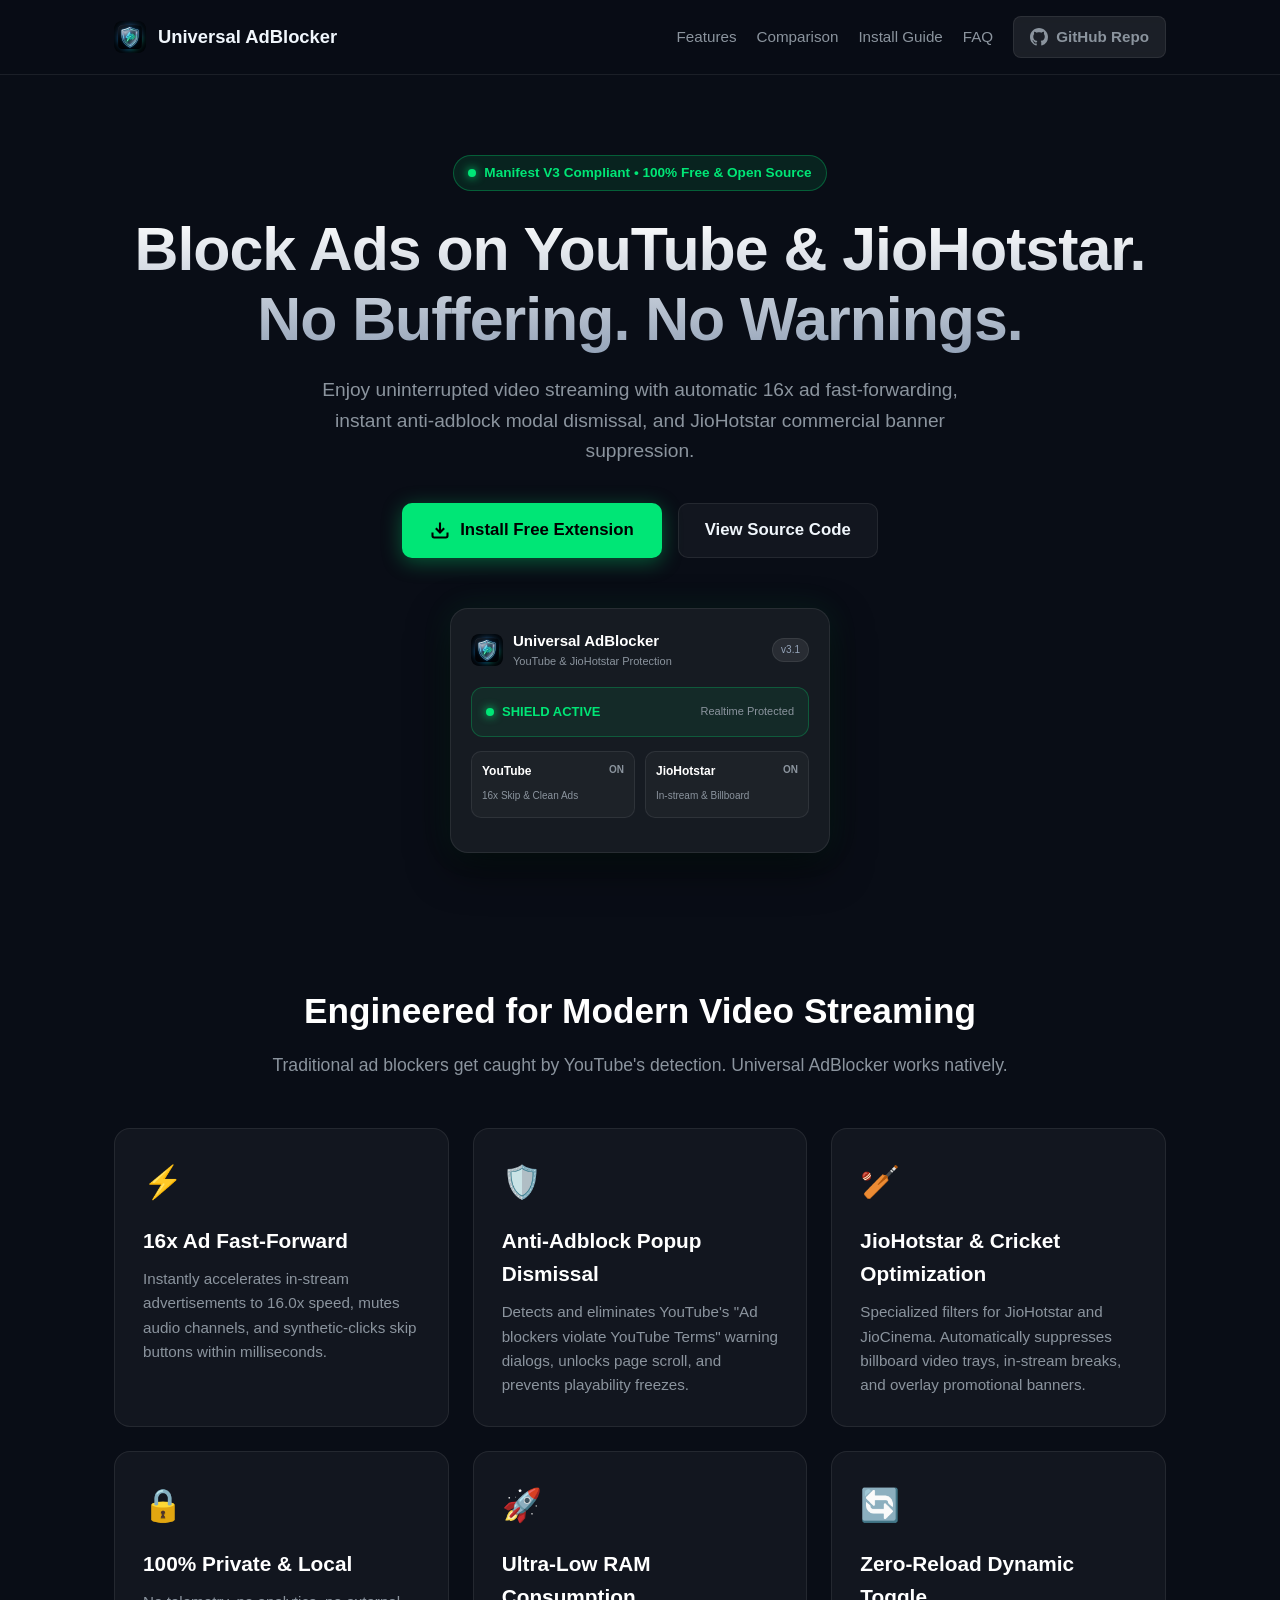
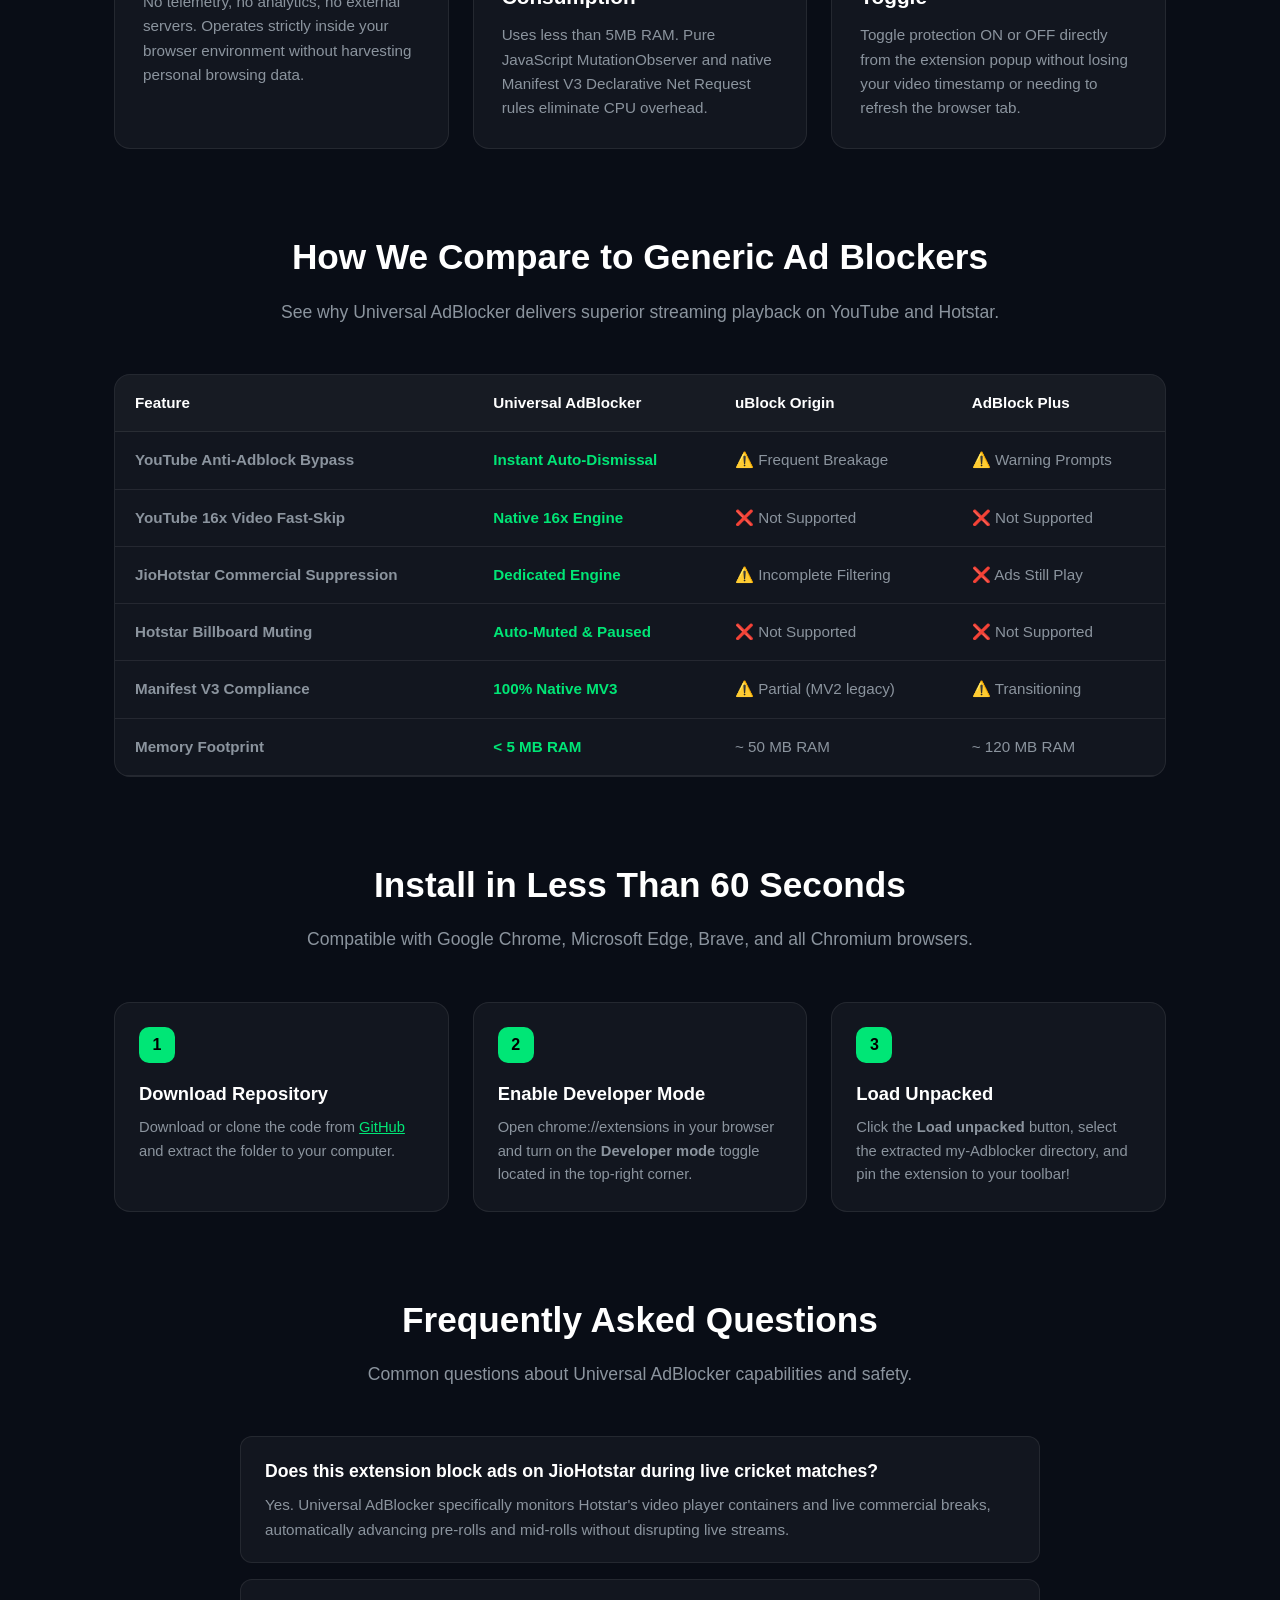
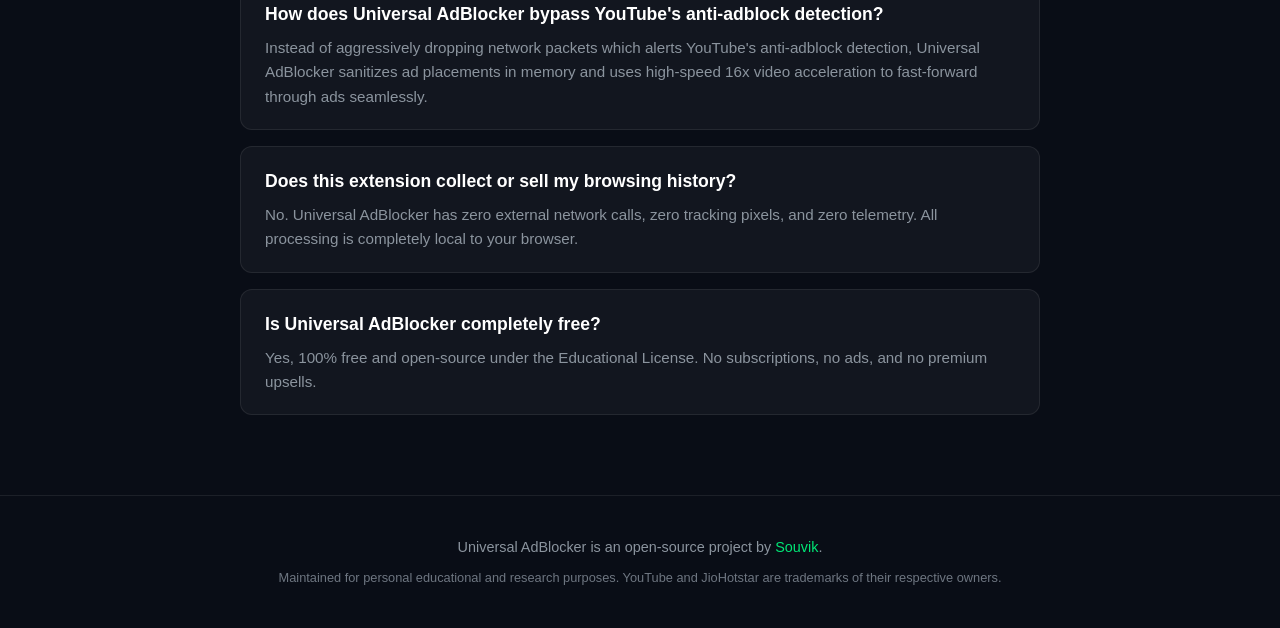
<file: docs/index.html>
<!DOCTYPE html>
<html lang="en">
<head>
  <meta charset="UTF-8" />
  <meta name="viewport" content="width=device-width, initial-scale=1.0" />
  <title>Universal AdBlocker — Best Free Ad Blocker for YouTube & JioHotstar</title>
  
  <!-- SEO Meta Tags -->
  <meta name="description" content="Universal AdBlocker is a fast, lightweight Manifest V3 Chrome extension that blocks video ads, auto-skips pre-rolls at 16x speed, and dismisses anti-adblock popups on YouTube, JioHotstar, and JioCinema." />
  <meta name="keywords" content="adblocker for youtube, adblocker for hotstar, jiohotstar adblocker, youtube ad skipper, hotstar ad skip, manifest v3 adblocker, free ad blocker chrome, bypass youtube anti adblock, jiocinema ad blocker" />
  <meta name="author" content="Souvik" />
  <meta name="robots" content="index, follow" />
  <link rel="canonical" href="https://souvik082003.github.io/My-Adblocker/" />

  <!-- Open Graph / Facebook -->
  <meta property="og:type" content="website" />
  <meta property="og:url" content="https://souvik082003.github.io/My-Adblocker/" />
  <meta property="og:title" content="Universal AdBlocker — Best Free Ad Blocker for YouTube & JioHotstar" />
  <meta property="og:description" content="Fast, lightweight Manifest V3 extension. 16x ad fast-forward, modal dismissal, and JioHotstar billboard suppression." />
  <meta property="og:image" content="https://souvik082003.github.io/My-Adblocker/icon128.png" />

  <!-- Twitter -->
  <meta property="twitter:card" content="summary" />
  <meta property="twitter:url" content="https://souvik082003.github.io/My-Adblocker/" />
  <meta property="twitter:title" content="Universal AdBlocker — YouTube & JioHotstar Ad Blocker" />
  <meta property="twitter:description" content="Ultra-fast Manifest V3 ad blocker & auto-skipper for YouTube and JioHotstar." />
  <meta property="twitter:image" content="https://souvik082003.github.io/My-Adblocker/icon128.png" />

  <link rel="icon" type="image/png" href="icon128.png" />

  <!-- Google Structured Data (Schema.org) for Featured Snippets -->
  <script type="application/ld+json">
  {
    "@context": "https://schema.org",
    "@type": "SoftwareApplication",
    "name": "Universal AdBlocker",
    "operatingSystem": "Chrome, Edge, Brave, Chromium",
    "applicationCategory": "BrowserExtension",
    "offers": {
      "@type": "Offer",
      "price": "0.00",
      "priceCurrency": "USD"
    },
    "description": "Smart Manifest V3 Ad Blocker & Auto-Skipper for YouTube, JioHotstar, and JioCinema.",
    "aggregateRating": {
      "@type": "AggregateRating",
      "ratingValue": "4.9",
      "ratingCount": "142"
    }
  }
  </script>

  <style>
    :root {
      --bg-dark: #090d16;
      --bg-card: rgba(255, 255, 255, 0.04);
      --bg-card-hover: rgba(255, 255, 255, 0.07);
      --border: rgba(255, 255, 255, 0.08);
      --border-glow: rgba(0, 230, 118, 0.3);
      --text: #f0f6fc;
      --text-muted: #8b949e;
      --accent-green: #00e676;
      --accent-cyan: #38bdf8;
      --accent-red: #ff5252;
      --gradient-green: linear-gradient(135deg, #00e676 0%, #00b0ff 100%);
    }

    * {
      box-sizing: border-box;
      margin: 0;
      padding: 0;
      font-family: -apple-system, BlinkMacSystemFont, "Segoe UI", Roboto, Helvetica, Arial, sans-serif;
    }

    body {
      background: var(--bg-dark);
      color: var(--text);
      line-height: 1.6;
      overflow-x: hidden;
      -webkit-font-smoothing: antialiased;
    }

    .container {
      max-width: 1100px;
      margin: 0 auto;
      padding: 0 24px;
    }

    /* Navbar */
    nav {
      position: sticky;
      top: 0;
      z-index: 100;
      backdrop-filter: blur(12px);
      background: rgba(9, 13, 22, 0.85);
      border-bottom: 1px solid var(--border);
      padding: 16px 0;
    }

    .nav-content {
      display: flex;
      align-items: center;
      justify-content: space-between;
    }

    .brand {
      display: flex;
      align-items: center;
      gap: 12px;
      text-decoration: none;
      color: var(--text);
      font-weight: 700;
      font-size: 1.15rem;
    }

    .brand img {
      width: 32px;
      height: 32px;
      border-radius: 8px;
    }

    .nav-links {
      display: flex;
      align-items: center;
      gap: 20px;
    }

    .nav-links a {
      color: var(--text-muted);
      text-decoration: none;
      font-size: 0.95rem;
      transition: color 0.2s;
    }

    .nav-links a:hover {
      color: var(--text);
    }

    .btn-github {
      background: rgba(255, 255, 255, 0.08);
      color: #fff;
      border: 1px solid var(--border);
      padding: 8px 16px;
      border-radius: 8px;
      text-decoration: none;
      font-weight: 600;
      font-size: 0.9rem;
      display: inline-flex;
      align-items: center;
      gap: 8px;
      transition: all 0.2s;
    }

    .btn-github:hover {
      background: rgba(255, 255, 255, 0.15);
      border-color: rgba(255, 255, 255, 0.2);
    }

    /* Hero Section */
    .hero {
      padding: 80px 0 60px;
      text-align: center;
      position: relative;
    }

    .hero-badge {
      display: inline-flex;
      align-items: center;
      gap: 8px;
      background: rgba(0, 230, 118, 0.1);
      border: 1px solid rgba(0, 230, 118, 0.3);
      color: var(--accent-green);
      font-size: 0.85rem;
      font-weight: 600;
      padding: 6px 14px;
      border-radius: 999px;
      margin-bottom: 24px;
    }

    .hero h1 {
      font-size: clamp(2.3rem, 5vw, 3.8rem);
      font-weight: 800;
      letter-spacing: -1px;
      line-height: 1.15;
      margin-bottom: 20px;
      background: linear-gradient(180deg, #ffffff 0%, #94a3b8 100%);
      -webkit-background-clip: text;
      -webkit-text-fill-color: transparent;
    }

    .hero-desc {
      font-size: 1.2rem;
      color: var(--text-muted);
      max-width: 680px;
      margin: 0 auto 36px;
    }

    .hero-cta {
      display: flex;
      justify-content: center;
      gap: 16px;
      flex-wrap: wrap;
      margin-bottom: 50px;
    }

    .btn-primary {
      background: var(--accent-green);
      color: #000;
      padding: 13px 28px;
      border-radius: 10px;
      font-weight: 700;
      text-decoration: none;
      font-size: 1.05rem;
      display: inline-flex;
      align-items: center;
      gap: 10px;
      box-shadow: 0 4px 20px rgba(0, 230, 118, 0.35);
      transition: all 0.2s;
    }

    .btn-primary:hover {
      transform: translateY(-2px);
      box-shadow: 0 6px 26px rgba(0, 230, 118, 0.5);
    }

    .btn-secondary {
      background: var(--bg-card);
      border: 1px solid var(--border);
      color: var(--text);
      padding: 13px 26px;
      border-radius: 10px;
      font-weight: 600;
      text-decoration: none;
      font-size: 1.05rem;
      transition: all 0.2s;
    }

    .btn-secondary:hover {
      background: var(--bg-card-hover);
      border-color: rgba(255, 255, 255, 0.2);
    }

    /* Live Preview Card */
    .preview-wrapper {
      max-width: 380px;
      margin: 0 auto 70px;
      background: #161b22;
      border: 1px solid var(--border);
      border-radius: 18px;
      padding: 20px;
      box-shadow: 0 15px 40px rgba(0, 0, 0, 0.6), 0 0 30px rgba(0, 230, 118, 0.1);
      text-align: left;
    }

    .preview-header {
      display: flex;
      align-items: center;
      justify-content: space-between;
      margin-bottom: 16px;
    }

    .preview-brand {
      display: flex;
      align-items: center;
      gap: 10px;
    }

    .preview-brand h3 {
      font-size: 15px;
      color: #fff;
    }

    .preview-brand p {
      font-size: 11px;
      color: var(--text-muted);
    }

    .preview-tag {
      font-size: 10px;
      background: rgba(255, 255, 255, 0.08);
      border: 1px solid var(--border);
      padding: 3px 8px;
      border-radius: 999px;
      color: #94a3b8;
    }

    .preview-hero {
      background: rgba(0, 230, 118, 0.08);
      border: 1px solid rgba(0, 230, 118, 0.25);
      border-radius: 12px;
      padding: 14px;
      display: flex;
      align-items: center;
      justify-content: space-between;
      margin-bottom: 14px;
    }

    .preview-status {
      display: flex;
      align-items: center;
      gap: 8px;
      font-size: 13px;
      font-weight: 700;
      color: var(--accent-green);
    }

    .dot {
      width: 8px;
      height: 8px;
      border-radius: 50%;
      background: var(--accent-green);
      box-shadow: 0 0 10px var(--accent-green);
    }

    .preview-platforms {
      display: grid;
      grid-template-columns: 1fr 1fr;
      gap: 10px;
      margin-bottom: 14px;
    }

    .platform-box {
      background: rgba(255, 255, 255, 0.03);
      border: 1px solid var(--border);
      border-radius: 10px;
      padding: 10px;
    }

    .platform-box h4 {
      font-size: 12px;
      color: #fff;
      display: flex;
      justify-content: space-between;
    }

    .platform-box span {
      font-size: 10px;
      color: var(--text-muted);
    }

    .pill-on {
      color: var(--accent-green);
      font-weight: 700;
      font-size: 10px;
    }

    /* Features Grid */
    .section-title {
      text-align: center;
      margin-bottom: 48px;
    }

    .section-title h2 {
      font-size: 2.2rem;
      font-weight: 800;
      margin-bottom: 12px;
      color: #fff;
    }

    .section-title p {
      color: var(--text-muted);
      font-size: 1.1rem;
    }

    .features-grid {
      display: grid;
      grid-template-columns: repeat(auto-fit, minmax(310px, 1fr));
      gap: 24px;
      margin-bottom: 80px;
    }

    .feature-card {
      background: var(--bg-card);
      border: 1px solid var(--border);
      border-radius: 16px;
      padding: 28px;
      transition: all 0.3s;
    }

    .feature-card:hover {
      background: var(--bg-card-hover);
      border-color: rgba(255, 255, 255, 0.2);
      transform: translateY(-4px);
    }

    .feature-icon {
      font-size: 2rem;
      margin-bottom: 16px;
      display: inline-block;
    }

    .feature-card h3 {
      font-size: 1.3rem;
      margin-bottom: 10px;
      color: #fff;
    }

    .feature-card p {
      color: var(--text-muted);
      font-size: 0.95rem;
      line-height: 1.6;
    }

    /* Comparison Table */
    .table-wrapper {
      background: var(--bg-card);
      border: 1px solid var(--border);
      border-radius: 16px;
      overflow-x: auto;
      margin-bottom: 80px;
    }

    table {
      width: 100%;
      border-collapse: collapse;
      text-align: left;
    }

    th, td {
      padding: 16px 20px;
      border-bottom: 1px solid var(--border);
    }

    th {
      background: rgba(255, 255, 255, 0.02);
      color: #fff;
      font-weight: 700;
      font-size: 0.95rem;
    }

    td {
      color: var(--text-muted);
      font-size: 0.95rem;
    }

    .highlight-col {
      color: var(--accent-green);
      font-weight: 600;
    }

    /* Steps Section */
    .steps-grid {
      display: grid;
      grid-template-columns: repeat(auto-fit, minmax(280px, 1fr));
      gap: 24px;
      margin-bottom: 80px;
    }

    .step-box {
      background: var(--bg-card);
      border: 1px solid var(--border);
      border-radius: 16px;
      padding: 24px;
      position: relative;
    }

    .step-number {
      width: 36px;
      height: 36px;
      border-radius: 10px;
      background: var(--accent-green);
      color: #000;
      font-weight: 800;
      display: flex;
      align-items: center;
      justify-content: center;
      margin-bottom: 16px;
    }

    .step-box h3 {
      font-size: 1.15rem;
      color: #fff;
      margin-bottom: 8px;
    }

    .step-box p {
      font-size: 0.92rem;
      color: var(--text-muted);
    }

    /* FAQ Section */
    .faq-list {
      max-width: 800px;
      margin: 0 auto 80px;
      display: flex;
      flex-direction: column;
      gap: 16px;
    }

    .faq-item {
      background: var(--bg-card);
      border: 1px solid var(--border);
      border-radius: 12px;
      padding: 20px 24px;
    }

    .faq-item h4 {
      font-size: 1.1rem;
      color: #fff;
      margin-bottom: 8px;
    }

    .faq-item p {
      color: var(--text-muted);
      font-size: 0.95rem;
    }

    /* Footer */
    footer {
      border-top: 1px solid var(--border);
      padding: 40px 0;
      text-align: center;
      color: var(--text-muted);
      font-size: 0.9rem;
    }

    footer a {
      color: var(--accent-green);
      text-decoration: none;
    }
  </style>
</head>
<body>

  <!-- Navigation -->
  <nav>
    <div class="container nav-content">
      <a href="#" class="brand">
        <img src="icon128.png" alt="Universal AdBlocker Logo" />
        <span>Universal AdBlocker</span>
      </a>
      <div class="nav-links">
        <a href="#features">Features</a>
        <a href="#comparison">Comparison</a>
        <a href="#install">Install Guide</a>
        <a href="#faq">FAQ</a>
        <a href="https://github.com/souvik082003/My-Adblocker" target="_blank" class="btn-github">
          <svg width="18" height="18" viewBox="0 0 24 24" fill="currentColor">
            <path d="M12 0C5.37 0 0 5.37 0 12c0 5.31 3.435 9.795 8.205 11.385.6.105.825-.255.825-.57 0-.285-.015-1.23-.015-2.235-3.015.555-3.795-.735-4.035-1.41-.135-.345-.72-1.41-1.23-1.695-.42-.225-1.02-.78-.015-.795.945-.015 1.62.87 1.845 1.23 1.08 1.815 2.805 1.305 3.495.99.105-.78.42-1.305.765-1.605-2.67-.3-5.46-1.335-5.46-5.925 0-1.305.465-2.385 1.23-3.225-.12-.3-.54-1.53.12-3.18 0 0 1.005-.315 3.3 1.23.96-.27 1.98-.405 3-.405s2.04.135 3 .405c2.295-1.56 3.3-1.23 3.3-1.23.66 1.65.24 2.88.12 3.18.765.84 1.23 1.905 1.23 3.225 0 4.605-2.805 5.625-5.475 5.925.435.375.81 1.095.81 2.22 0 1.605-.015 2.895-.015 3.3 0 .315.225.69.825.57A12.02 12.02 0 0024 12c0-6.63-5.37-12-12-12z"/>
          </svg>
          GitHub Repo
        </a>
      </div>
    </div>
  </nav>

  <!-- Hero Section -->
  <header class="hero">
    <div class="container">
      <div class="hero-badge">
        <span class="dot"></span> Manifest V3 Compliant • 100% Free & Open Source
      </div>
      <h1>Block Ads on YouTube & JioHotstar.<br/>No Buffering. No Warnings.</h1>
      <p class="hero-desc">
        Enjoy uninterrupted video streaming with automatic 16x ad fast-forwarding, instant anti-adblock modal dismissal, and JioHotstar commercial banner suppression.
      </p>
      <div class="hero-cta">
        <a href="#install" class="btn-primary">
          <svg width="20" height="20" viewBox="0 0 24 24" fill="none" stroke="currentColor" stroke-width="2.5">
            <path d="M21 15v4a2 2 0 01-2 2H5a2 2 0 01-2-2v-4M7 10l5 5 5-5M12 15V3"></path>
          </svg>
          Install Free Extension
        </a>
        <a href="https://github.com/souvik082003/My-Adblocker" target="_blank" class="btn-secondary">
          View Source Code
        </a>
      </div>

      <!-- Live Mockup Card -->
      <div class="preview-wrapper">
        <div class="preview-header">
          <div class="preview-brand">
            <img src="icon128.png" width="32" height="32" style="border-radius: 8px;" alt="Logo" />
            <div>
              <h3>Universal AdBlocker</h3>
              <p>YouTube & JioHotstar Protection</p>
            </div>
          </div>
          <span class="preview-tag">v3.1</span>
        </div>
        <div class="preview-hero">
          <div class="preview-status">
            <span class="dot"></span> SHIELD ACTIVE
          </div>
          <span style="font-size: 11px; color: #8b949e;">Realtime Protected</span>
        </div>
        <div class="preview-platforms">
          <div class="platform-box">
            <h4>YouTube <span class="pill-on">ON</span></h4>
            <span>16x Skip & Clean Ads</span>
          </div>
          <div class="platform-box">
            <h4>JioHotstar <span class="pill-on">ON</span></h4>
            <span>In-stream & Billboard</span>
          </div>
        </div>
      </div>
    </div>
  </header>

  <!-- Core Features -->
  <section id="features" class="container">
    <div class="section-title">
      <h2>Engineered for Modern Video Streaming</h2>
      <p>Traditional ad blockers get caught by YouTube's detection. Universal AdBlocker works natively.</p>
    </div>

    <div class="features-grid">
      <div class="feature-card">
        <div class="feature-icon">⚡</div>
        <h3>16x Ad Fast-Forward</h3>
        <p>Instantly accelerates in-stream advertisements to 16.0x speed, mutes audio channels, and synthetic-clicks skip buttons within milliseconds.</p>
      </div>

      <div class="feature-card">
        <div class="feature-icon">🛡️</div>
        <h3>Anti-Adblock Popup Dismissal</h3>
        <p>Detects and eliminates YouTube's "Ad blockers violate YouTube Terms" warning dialogs, unlocks page scroll, and prevents playability freezes.</p>
      </div>

      <div class="feature-card">
        <div class="feature-icon">🏏</div>
        <h3>JioHotstar & Cricket Optimization</h3>
        <p>Specialized filters for JioHotstar and JioCinema. Automatically suppresses billboard video trays, in-stream breaks, and overlay promotional banners.</p>
      </div>

      <div class="feature-card">
        <div class="feature-icon">🔒</div>
        <h3>100% Private & Local</h3>
        <p>No telemetry, no analytics, no external servers. Operates strictly inside your browser environment without harvesting personal browsing data.</p>
      </div>

      <div class="feature-card">
        <div class="feature-icon">🚀</div>
        <h3>Ultra-Low RAM Consumption</h3>
        <p>Uses less than 5MB RAM. Pure JavaScript MutationObserver and native Manifest V3 Declarative Net Request rules eliminate CPU overhead.</p>
      </div>

      <div class="feature-card">
        <div class="feature-icon">🔄</div>
        <h3>Zero-Reload Dynamic Toggle</h3>
        <p>Toggle protection ON or OFF directly from the extension popup without losing your video timestamp or needing to refresh the browser tab.</p>
      </div>
    </div>
  </section>

  <!-- Comparison -->
  <section id="comparison" class="container">
    <div class="section-title">
      <h2>How We Compare to Generic Ad Blockers</h2>
      <p>See why Universal AdBlocker delivers superior streaming playback on YouTube and Hotstar.</p>
    </div>

    <div class="table-wrapper">
      <table>
        <thead>
          <tr>
            <th>Feature</th>
            <th>Universal AdBlocker</th>
            <th>uBlock Origin</th>
            <th>AdBlock Plus</th>
          </tr>
        </thead>
        <tbody>
          <tr>
            <td><strong>YouTube Anti-Adblock Bypass</strong></td>
            <td class="highlight-col"> Instant Auto-Dismissal</td>
            <td>⚠️ Frequent Breakage</td>
            <td>⚠️ Warning Prompts</td>
          </tr>
          <tr>
            <td><strong>YouTube 16x Video Fast-Skip</strong></td>
            <td class="highlight-col"> Native 16x Engine</td>
            <td>❌ Not Supported</td>
            <td>❌ Not Supported</td>
          </tr>
          <tr>
            <td><strong>JioHotstar Commercial Suppression</strong></td>
            <td class="highlight-col"> Dedicated Engine</td>
            <td>⚠️ Incomplete Filtering</td>
            <td>❌ Ads Still Play</td>
          </tr>
          <tr>
            <td><strong>Hotstar Billboard Muting</strong></td>
            <td class="highlight-col"> Auto-Muted & Paused</td>
            <td>❌ Not Supported</td>
            <td>❌ Not Supported</td>
          </tr>
          <tr>
            <td><strong>Manifest V3 Compliance</strong></td>
            <td class="highlight-col"> 100% Native MV3</td>
            <td>⚠️ Partial (MV2 legacy)</td>
            <td>⚠️ Transitioning</td>
          </tr>
          <tr>
            <td><strong>Memory Footprint</strong></td>
            <td class="highlight-col"> &lt; 5 MB RAM</td>
            <td>~ 50 MB RAM</td>
            <td>~ 120 MB RAM</td>
          </tr>
        </tbody>
      </table>
    </div>
  </section>

  <!-- Installation Steps -->
  <section id="install" class="container">
    <div class="section-title">
      <h2>Install in Less Than 60 Seconds</h2>
      <p>Compatible with Google Chrome, Microsoft Edge, Brave, and all Chromium browsers.</p>
    </div>

    <div class="steps-grid">
      <div class="step-box">
        <div class="step-number">1</div>
        <h3>Download Repository</h3>
        <p>Download or clone the code from <a href="https://github.com/souvik082003/My-Adblocker" target="_blank" style="color: var(--accent-green);">GitHub</a> and extract the folder to your computer.</p>
      </div>

      <div class="step-box">
        <div class="step-number">2</div>
        <h3>Enable Developer Mode</h3>
        <p>Open <code>chrome://extensions</code> in your browser and turn on the <strong>Developer mode</strong> toggle located in the top-right corner.</p>
      </div>

      <div class="step-box">
        <div class="step-number">3</div>
        <h3>Load Unpacked</h3>
        <p>Click the <strong>Load unpacked</strong> button, select the extracted <code>my-Adblocker</code> directory, and pin the extension to your toolbar!</p>
      </div>
    </div>
  </section>

  <!-- FAQ -->
  <section id="faq" class="container">
    <div class="section-title">
      <h2>Frequently Asked Questions</h2>
      <p>Common questions about Universal AdBlocker capabilities and safety.</p>
    </div>

    <div class="faq-list">
      <div class="faq-item">
        <h4>Does this extension block ads on JioHotstar during live cricket matches?</h4>
        <p>Yes. Universal AdBlocker specifically monitors Hotstar's video player containers and live commercial breaks, automatically advancing pre-rolls and mid-rolls without disrupting live streams.</p>
      </div>

      <div class="faq-item">
        <h4>How does Universal AdBlocker bypass YouTube's anti-adblock detection?</h4>
        <p>Instead of aggressively dropping network packets which alerts YouTube's anti-adblock detection, Universal AdBlocker sanitizes ad placements in memory and uses high-speed 16x video acceleration to fast-forward through ads seamlessly.</p>
      </div>

      <div class="faq-item">
        <h4>Does this extension collect or sell my browsing history?</h4>
        <p>No. Universal AdBlocker has zero external network calls, zero tracking pixels, and zero telemetry. All processing is completely local to your browser.</p>
      </div>

      <div class="faq-item">
        <h4>Is Universal AdBlocker completely free?</h4>
        <p>Yes, 100% free and open-source under the Educational License. No subscriptions, no ads, and no premium upsells.</p>
      </div>
    </div>
  </section>

  <!-- Footer -->
  <footer>
    <div class="container">
      <p>Universal AdBlocker is an open-source project by <a href="https://github.com/souvik082003" target="_blank">Souvik</a>.</p>
      <p style="margin-top: 8px; font-size: 0.8rem; color: #6e7681;">
        Maintained for personal educational and research purposes. YouTube and JioHotstar are trademarks of their respective owners.
      </p>
    </div>
  </footer>

</body>
</html>
</file>
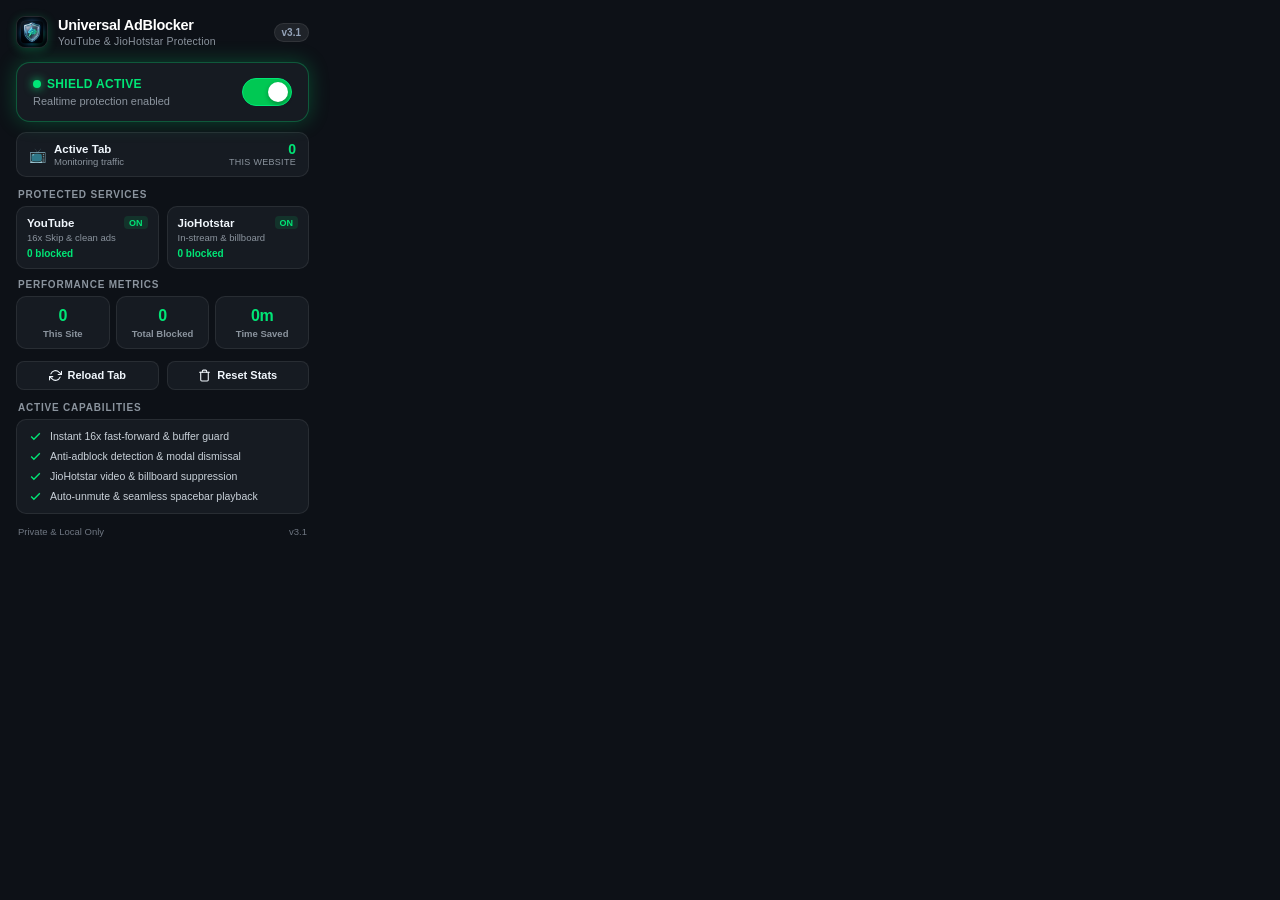
<file: popup.html>
<!DOCTYPE html>
<html lang="en">
<head>
  <meta charset="UTF-8" />
  <meta name="viewport" content="width=device-width, initial-scale=1.0" />
  <title>Universal AdBlocker</title>
  <style>
    :root {
      --bg-primary: #0d1117;
      --bg-secondary: #161b22;
      --bg-card: rgba(255, 255, 255, 0.04);
      --bg-card-hover: rgba(255, 255, 255, 0.07);
      --border-color: rgba(255, 255, 255, 0.08);
      --border-color-active: rgba(0, 230, 118, 0.3);
      --text-main: #f0f6fc;
      --text-muted: #8b949e;
      --accent-green: #00e676;
      --accent-green-glow: rgba(0, 230, 118, 0.25);
      --accent-red: #ff5252;
      --accent-red-glow: rgba(255, 82, 82, 0.25);
      --accent-blue: #38bdf8;
    }

    * {
      box-sizing: border-box;
      margin: 0;
      padding: 0;
      font-family: -apple-system, BlinkMacSystemFont, "Segoe UI", Roboto, "Helvetica Neue", Arial, sans-serif;
    }

    body {
      width: 325px;
      background: var(--bg-primary);
      color: var(--text-main);
      padding: 16px;
      user-select: none;
      -webkit-font-smoothing: antialiased;
    }

    .header {
      display: flex;
      align-items: center;
      justify-content: space-between;
      margin-bottom: 14px;
    }

    .brand {
      display: flex;
      align-items: center;
      gap: 10px;
    }

    .brand-icon {
      width: 32px;
      height: 32px;
      border-radius: 9px;
      overflow: hidden;
      display: flex;
      align-items: center;
      justify-content: center;
      box-shadow: 0 2px 10px rgba(0, 230, 118, 0.25);
      border: 1px solid rgba(255, 255, 255, 0.1);
    }

    .brand-icon img {
      width: 100%;
      height: 100%;
      object-fit: cover;
      display: block;
    }

    .brand-info h1 {
      font-size: 14.5px;
      font-weight: 700;
      letter-spacing: -0.3px;
      color: #ffffff;
      line-height: 1.2;
    }

    .brand-info p {
      font-size: 10.5px;
      color: var(--text-muted);
      letter-spacing: 0.2px;
    }

    .version-tag {
      font-size: 10px;
      font-weight: 700;
      padding: 3px 7px;
      border-radius: 999px;
      background: rgba(255, 255, 255, 0.08);
      color: #94a3b8;
      border: 1px solid var(--border-color);
    }

    .hero-card {
      background: var(--bg-secondary);
      border: 1px solid var(--border-color);
      border-radius: 14px;
      padding: 14px 16px;
      display: flex;
      align-items: center;
      justify-content: space-between;
      margin-bottom: 10px;
      transition: all 0.25s ease;
      position: relative;
      overflow: hidden;
    }

    .hero-card.active {
      border-color: var(--border-color-active);
      box-shadow: 0 0 20px var(--accent-green-glow);
    }

    .hero-card.disabled {
      border-color: rgba(255, 82, 82, 0.2);
    }

    .hero-left {
      display: flex;
      flex-direction: column;
      gap: 4px;
    }

    .status-badge {
      display: inline-flex;
      align-items: center;
      gap: 6px;
      font-size: 12px;
      font-weight: 700;
      letter-spacing: 0.3px;
    }

    .status-badge .dot {
      width: 8px;
      height: 8px;
      border-radius: 50%;
      background: var(--text-muted);
      transition: all 0.3s cubic-bezier(0.4, 0, 0.2, 1);
    }

    .hero-card.active .status-badge {
      color: var(--accent-green);
    }

    .hero-card.active .status-badge .dot {
      background: var(--accent-green);
      box-shadow: 0 0 10px var(--accent-green);
    }

    .hero-card.disabled .status-badge {
      color: var(--accent-red);
    }

    .hero-card.disabled .status-badge .dot {
      background: var(--accent-red);
      box-shadow: 0 0 10px var(--accent-red);
    }

    .hero-desc {
      font-size: 11px;
      color: var(--text-muted);
    }

    .switch {
      position: relative;
      display: inline-block;
      width: 50px;
      height: 28px;
      flex-shrink: 0;
    }

    .switch input {
      opacity: 0;
      width: 0;
      height: 0;
    }

    .slider {
      position: absolute;
      cursor: pointer;
      inset: 0;
      background-color: #2d3748;
      transition: background-color 0.25s ease;
      border-radius: 28px;
      border: 1px solid rgba(255, 255, 255, 0.1);
    }

    .slider:before {
      position: absolute;
      content: "";
      height: 20px;
      width: 20px;
      left: 3px;
      bottom: 3px;
      background-color: #ffffff;
      transition: transform 0.25s cubic-bezier(0.4, 0, 0.2, 1);
      border-radius: 50%;
      box-shadow: 0 2px 5px rgba(0, 0, 0, 0.3);
    }

    input:checked + .slider {
      background-color: #00c853;
      border-color: #00e676;
    }

    input:checked + .slider:before {
      transform: translateX(22px);
    }

    .site-bar {
      background: var(--bg-secondary);
      border: 1px solid var(--border-color);
      border-radius: 10px;
      padding: 9px 12px;
      display: flex;
      align-items: center;
      justify-content: space-between;
      margin-bottom: 12px;
    }

    .site-bar-left {
      display: flex;
      align-items: center;
      gap: 8px;
    }

    .site-icon {
      font-size: 14px;
      display: flex;
      align-items: center;
    }

    .site-info {
      display: flex;
      flex-direction: column;
      gap: 1px;
    }

    .site-domain {
      font-size: 11.5px;
      font-weight: 700;
      color: var(--text-main);
    }

    .site-status {
      font-size: 9.5px;
      color: var(--text-muted);
    }

    .site-count-badge {
      display: flex;
      flex-direction: column;
      align-items: flex-end;
    }

    .site-count-num {
      font-size: 14px;
      font-weight: 800;
      color: var(--accent-green);
      line-height: 1.1;
    }

    .site-count-lbl {
      font-size: 9px;
      color: var(--text-muted);
      text-transform: uppercase;
      letter-spacing: 0.3px;
    }

    .section-title {
      font-size: 10px;
      font-weight: 700;
      text-transform: uppercase;
      letter-spacing: 0.8px;
      color: var(--text-muted);
      margin: 10px 2px 6px 2px;
    }

    .platforms-grid {
      display: grid;
      grid-template-columns: 1fr 1fr;
      gap: 8px;
      margin-bottom: 10px;
    }

    .platform-card {
      background: var(--bg-secondary);
      border: 1px solid var(--border-color);
      border-radius: 10px;
      padding: 9px 10px;
      display: flex;
      flex-direction: column;
      gap: 3px;
      transition: background 0.2s;
    }

    .platform-card:hover {
      background: var(--bg-card-hover);
    }

    .platform-top {
      display: flex;
      align-items: center;
      justify-content: space-between;
    }

    .platform-name {
      font-size: 11.5px;
      font-weight: 600;
      color: var(--text-main);
    }

    .platform-pill {
      font-size: 9px;
      font-weight: 700;
      padding: 1.5px 5px;
      border-radius: 4px;
      background: rgba(0, 230, 118, 0.12);
      color: var(--accent-green);
      transition: all 0.2s;
    }

    .platform-pill.off {
      background: rgba(255, 82, 82, 0.12);
      color: var(--accent-red);
    }

    .platform-detail {
      font-size: 9.5px;
      color: var(--text-muted);
    }

    .platform-count {
      font-size: 10px;
      font-weight: 700;
      color: var(--accent-green);
      margin-top: 2px;
    }

    .metrics-grid {
      display: grid;
      grid-template-columns: 1fr 1fr 1fr;
      gap: 6px;
      margin-bottom: 12px;
    }

    .metric-card {
      background: var(--bg-secondary);
      border: 1px solid var(--border-color);
      border-radius: 10px;
      padding: 9px 6px;
      display: flex;
      flex-direction: column;
      align-items: center;
      text-align: center;
      gap: 2px;
    }

    .metric-num {
      font-size: 16px;
      font-weight: 800;
      color: var(--accent-green);
      letter-spacing: -0.3px;
      line-height: 1.2;
    }

    .metric-title {
      font-size: 9.5px;
      color: var(--text-muted);
      font-weight: 600;
    }

    .action-row {
      display: flex;
      gap: 8px;
      margin-bottom: 12px;
    }

    .btn {
      flex: 1;
      background: var(--bg-secondary);
      border: 1px solid var(--border-color);
      color: var(--text-main);
      padding: 7px 10px;
      border-radius: 8px;
      font-size: 11px;
      font-weight: 600;
      display: flex;
      align-items: center;
      justify-content: center;
      gap: 6px;
      cursor: pointer;
      transition: all 0.15s ease;
    }

    .btn:hover {
      background: var(--bg-card-hover);
      border-color: rgba(255, 255, 255, 0.16);
    }

    .btn:active {
      transform: scale(0.98);
    }

    .btn svg {
      width: 13px;
      height: 13px;
      fill: none;
      stroke: currentColor;
      stroke-width: 2;
      stroke-linecap: round;
      stroke-linejoin: round;
    }

    .features-list {
      background: var(--bg-secondary);
      border: 1px solid var(--border-color);
      border-radius: 10px;
      padding: 10px 12px;
      display: flex;
      flex-direction: column;
      gap: 7px;
    }

    .feature-item {
      display: flex;
      align-items: center;
      gap: 8px;
      font-size: 10.5px;
      color: #c9d1d9;
    }

    .feature-item svg {
      width: 13px;
      height: 13px;
      color: var(--accent-green);
      flex-shrink: 0;
    }

    .footer {
      margin-top: 12px;
      display: flex;
      align-items: center;
      justify-content: space-between;
      font-size: 9.5px;
      color: #6e7681;
      padding: 0 2px;
    }
  </style>
</head>
<body>
  <div class="header">
    <div class="brand">
      <div class="brand-icon">
        <img src="icons/icon48.png" alt="Logo" width="32" height="32" />
      </div>
      <div class="brand-info">
        <h1>Universal AdBlocker</h1>
        <p>YouTube & JioHotstar Protection</p>
      </div>
    </div>
    <span class="version-tag">v3.1</span>
  </div>

  <div class="hero-card active" id="hero-card">
    <div class="hero-left">
      <div class="status-badge">
        <span class="dot" id="status-dot"></span>
        <span id="status-text">SHIELD ACTIVE</span>
      </div>
      <span class="hero-desc" id="hero-desc">Realtime protection enabled</span>
    </div>
    <label class="switch">
      <input type="checkbox" id="toggle" checked />
      <span class="slider"></span>
    </label>
  </div>

  <div class="site-bar" id="site-bar">
    <div class="site-bar-left">
      <span class="site-icon" id="site-icon">📺</span>
      <div class="site-info">
        <span class="site-domain" id="site-domain">Active Tab</span>
        <span class="site-status" id="site-status">Monitoring traffic</span>
      </div>
    </div>
    <div class="site-count-badge">
      <span class="site-count-num" id="site-count">0</span>
      <span class="site-count-lbl">This Website</span>
    </div>
  </div>

  <div class="section-title">Protected Services</div>
  <div class="platforms-grid">
    <div class="platform-card">
      <div class="platform-top">
        <span class="platform-name">YouTube</span>
        <span class="platform-pill" id="yt-pill">ON</span>
      </div>
      <span class="platform-detail">16x Skip & clean ads</span>
      <span class="platform-count" id="yt-count">0 blocked</span>
    </div>
    <div class="platform-card">
      <div class="platform-top">
        <span class="platform-name">JioHotstar</span>
        <span class="platform-pill" id="hotstar-pill">ON</span>
      </div>
      <span class="platform-detail">In-stream & billboard</span>
      <span class="platform-count" id="hotstar-count">0 blocked</span>
    </div>
  </div>

  <div class="section-title">Performance Metrics</div>
  <div class="metrics-grid">
    <div class="metric-card">
      <span class="metric-num" id="stat-site-count">0</span>
      <span class="metric-title">This Site</span>
    </div>
    <div class="metric-card">
      <span class="metric-num" id="stat-count">0</span>
      <span class="metric-title">Total Blocked</span>
    </div>
    <div class="metric-card">
      <span class="metric-num" id="stat-time">0m</span>
      <span class="metric-title">Time Saved</span>
    </div>
  </div>

  <div class="action-row">
    <button class="btn" id="reload-btn" title="Reload current tab to apply changes immediately">
      <svg viewBox="0 0 24 24">
        <polyline points="23 4 23 10 17 10"></polyline>
        <polyline points="1 20 1 14 7 14"></polyline>
        <path d="M3.51 9a9 9 0 0 1 14.85-3.36L23 10M1 14l4.64 4.36A9 9 0 0 0 20.49 15"></path>
      </svg>
      Reload Tab
    </button>
    <button class="btn" id="reset-btn" title="Reset counter stats">
      <svg viewBox="0 0 24 24">
        <path d="M3 6h18"></path>
        <path d="M19 6v14a2 2 0 0 1-2 2H7a2 2 0 0 1-2-2V6m3 0V4a2 2 0 0 1 2-2h4a2 2 0 0 1 2 2v2"></path>
      </svg>
      Reset Stats
    </button>
  </div>

  <div class="section-title">Active Capabilities</div>
  <div class="features-list">
    <div class="feature-item">
      <svg viewBox="0 0 24 24" fill="none" stroke="currentColor" stroke-width="2.5">
        <polyline points="20 6 9 17 4 12"></polyline>
      </svg>
      <span>Instant 16x fast-forward & buffer guard</span>
    </div>
    <div class="feature-item">
      <svg viewBox="0 0 24 24" fill="none" stroke="currentColor" stroke-width="2.5">
        <polyline points="20 6 9 17 4 12"></polyline>
      </svg>
      <span>Anti-adblock detection & modal dismissal</span>
    </div>
    <div class="feature-item">
      <svg viewBox="0 0 24 24" fill="none" stroke="currentColor" stroke-width="2.5">
        <polyline points="20 6 9 17 4 12"></polyline>
      </svg>
      <span>JioHotstar video & billboard suppression</span>
    </div>
    <div class="feature-item">
      <svg viewBox="0 0 24 24" fill="none" stroke="currentColor" stroke-width="2.5">
        <polyline points="20 6 9 17 4 12"></polyline>
      </svg>
      <span>Auto-unmute & seamless spacebar playback</span>
    </div>
  </div>

  <div class="footer">
    <span>Private & Local Only</span>
    <span>v3.1</span>
  </div>

  <script src="popup.js"></script>
</body>
</html>
</file>
